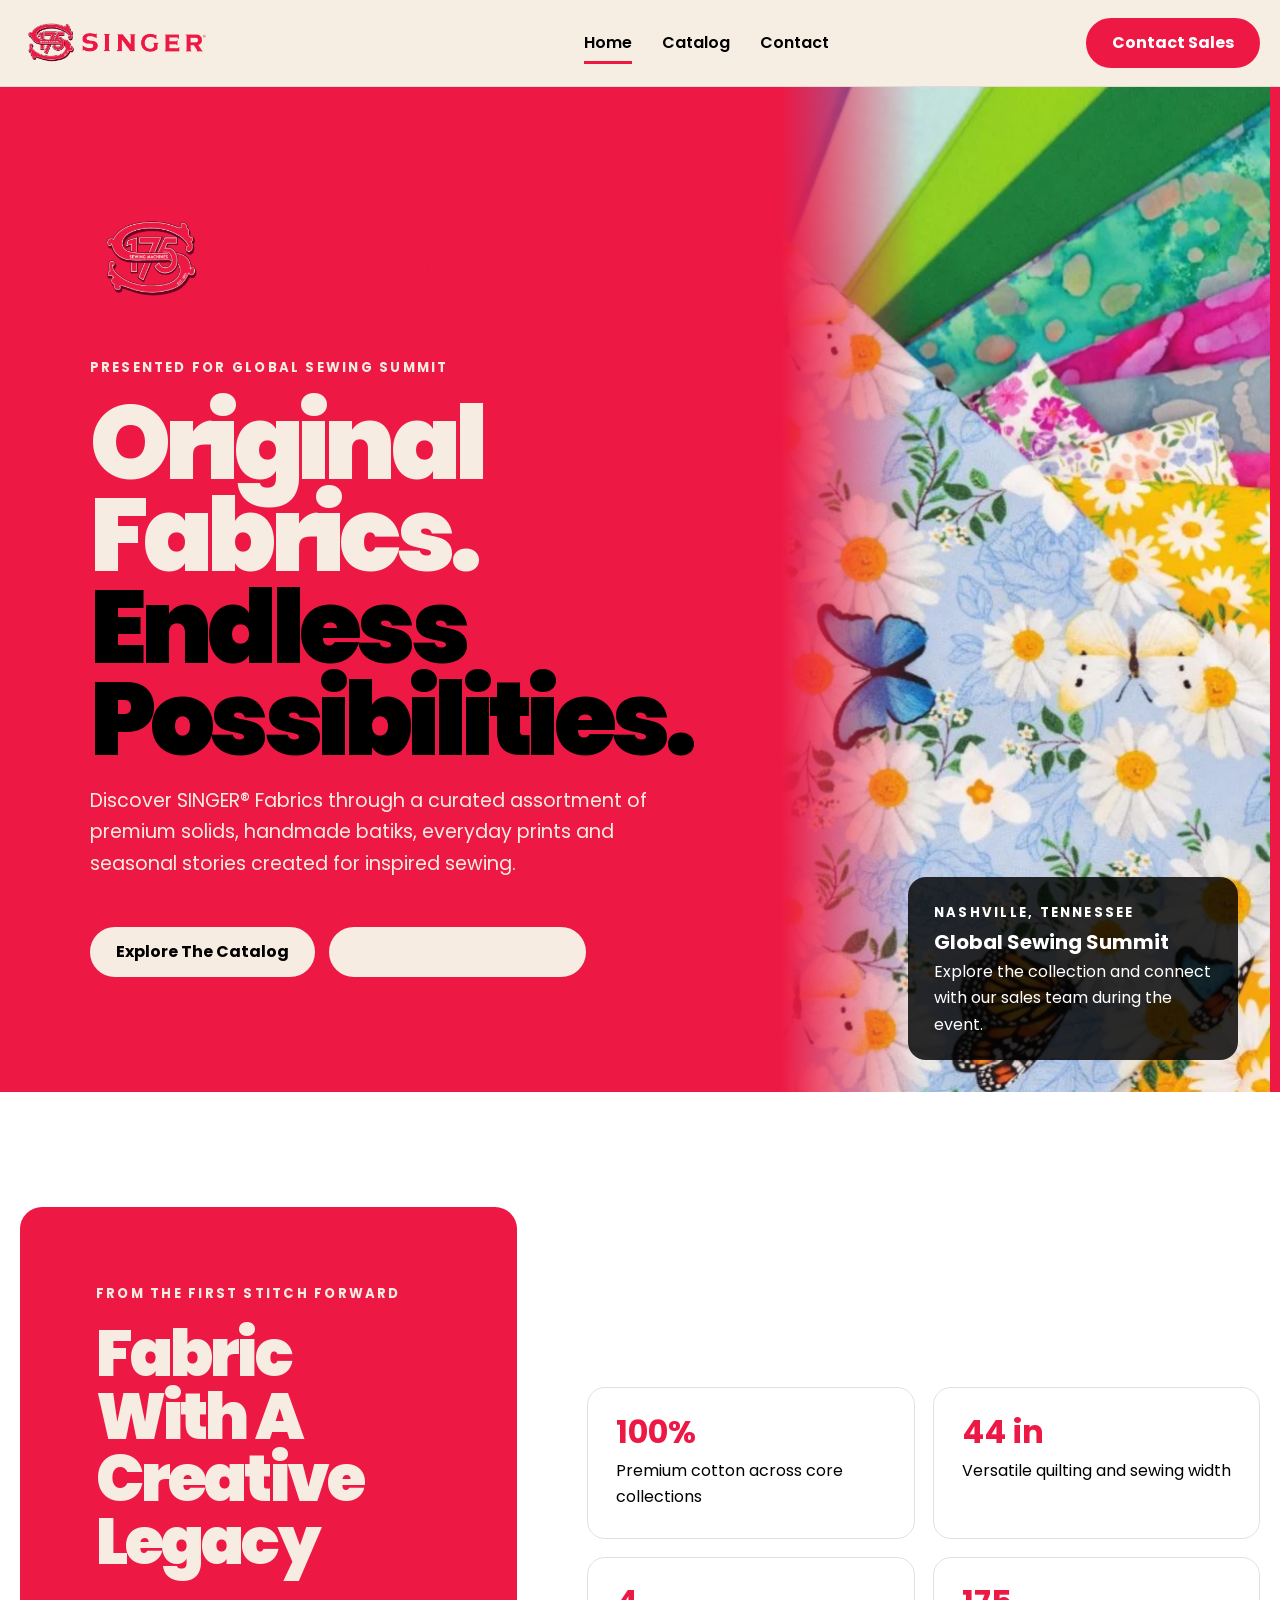
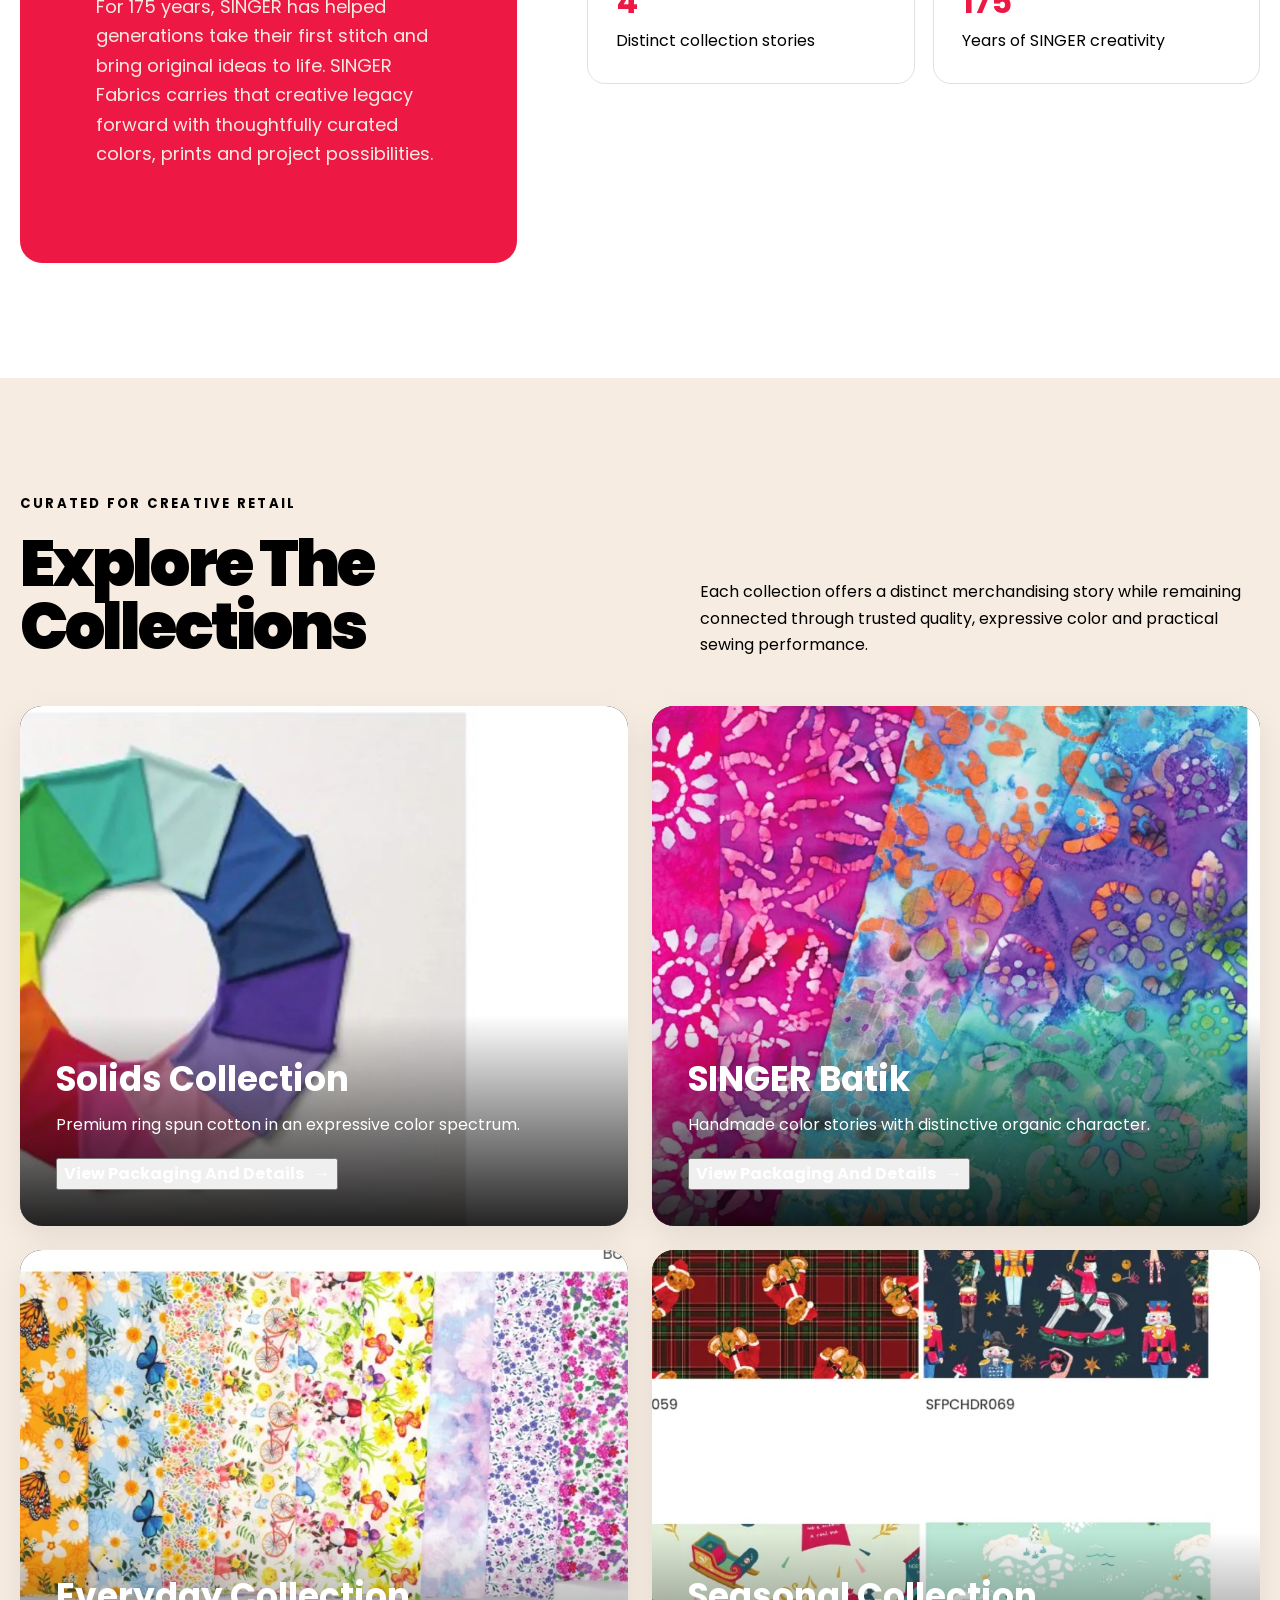
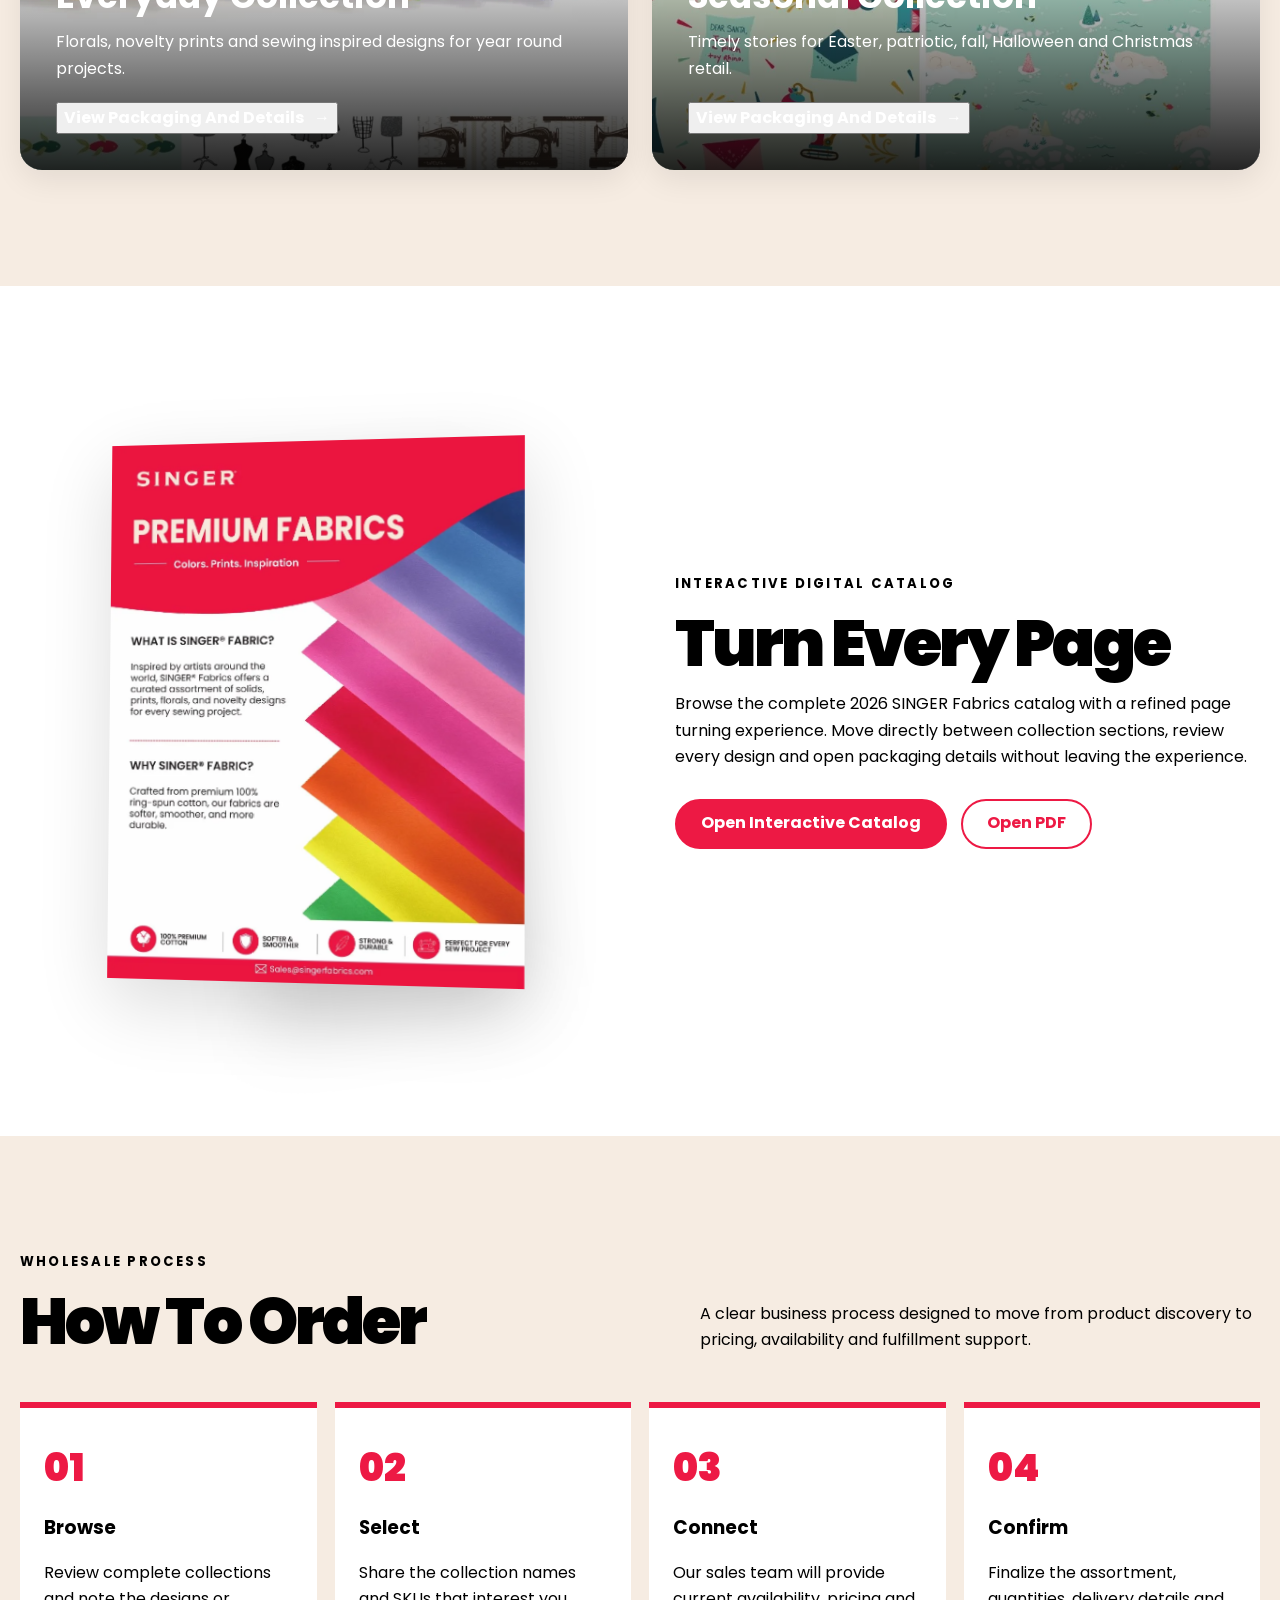
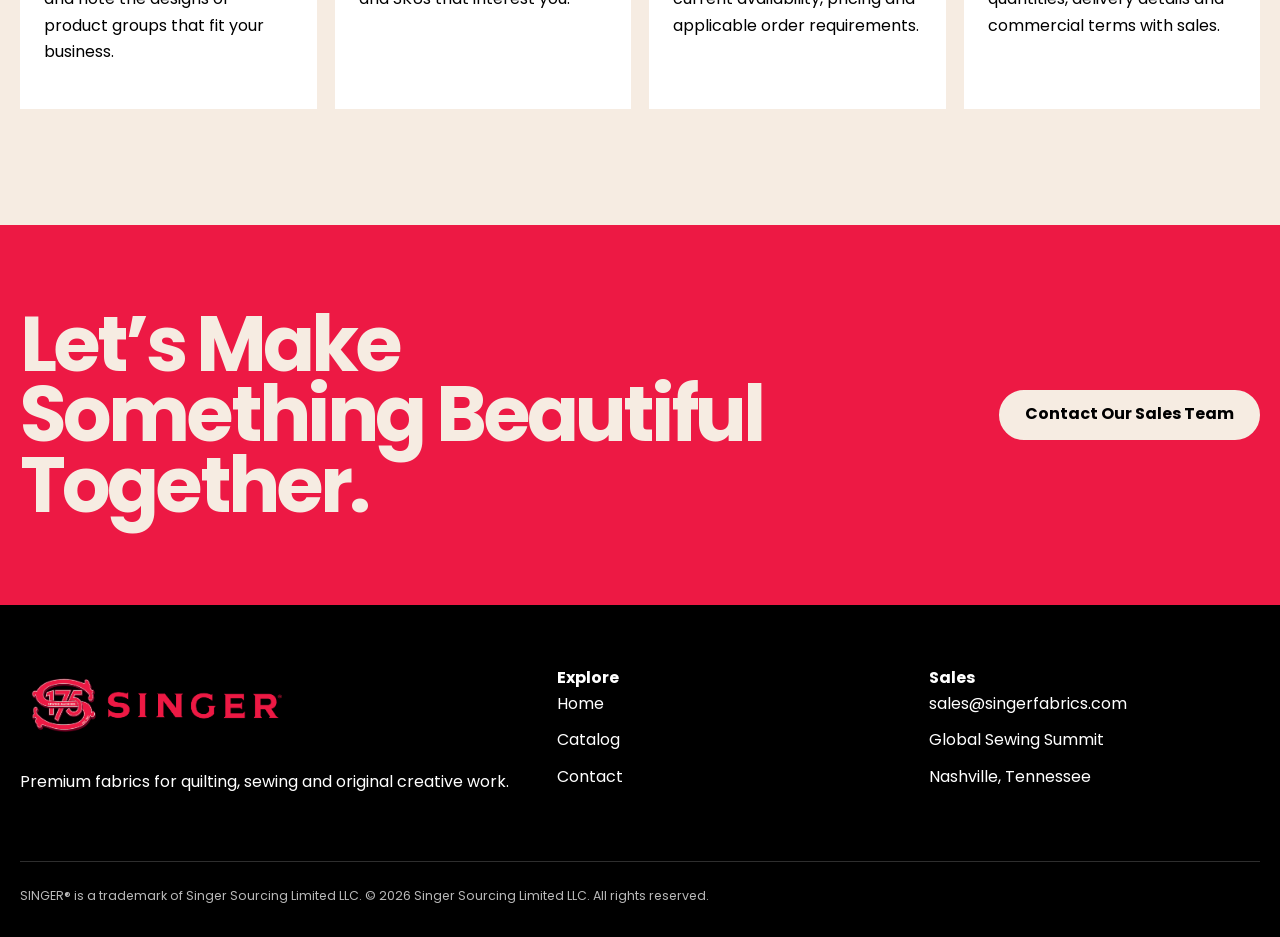
<file: index.html>
<!doctype html>
<html lang="en">
<head>
  <meta charset="utf-8">
  <meta name="viewport" content="width=device-width, initial-scale=1">
  <meta name="description" content="Explore SINGER Fabrics collections presented for Global Sewing Summit, including solids, handmade batiks, everyday prints and seasonal fabrics.">
  <title>SINGER Fabrics | Global Sewing Summit</title>
  <link rel="stylesheet" href="styles.css">
</head>
<body>
  <a class="skip-link" href="#main">Skip to content</a>
  <header class="site-header">
    <nav class="nav" aria-label="Primary navigation">
      <a class="brand" href="index.html" aria-label="SINGER Fabrics home"><img src="assets/images/singer_175_logo.png" alt="SINGER 175 Years anniversary logo"></a>
      <button class="menu-button" type="button" aria-expanded="false" aria-label="Open navigation">☰</button>
      <div class="nav-links">
        <a href="index.html" aria-current="page">Home</a>
        <a href="catalog.html">Catalog</a>
        <a href="contact.html">Contact</a>
      </div>
      <a class="nav-cta" href="contact.html">Contact Sales</a>
    </nav>
  </header>

  <main id="main">
    <section class="hero">
      <div class="hero-copy">
        <img class="hero-anniversary-logo" src="assets/images/singer_175_logo.png" alt="SINGER 175 Years anniversary logo">
        <div class="eyebrow">Presented For Global Sewing Summit</div>
        <h1>Original Fabrics.<span>Endless Possibilities.</span></h1>
        <p>Discover SINGER® Fabrics through a curated assortment of premium solids, handmade batiks, everyday prints and seasonal stories created for inspired sewing.</p>
        <div class="hero-actions">
          <a class="button primary" href="catalog.html">Explore The Catalog</a>
          <a class="button secondary" href="contact.html">Connect With Our Team</a>
        </div>
      </div>
      <div class="hero-media">
        <img src="assets/images/hero_fabrics.webp" alt="Colorful SINGER Fabrics arranged for quilting and sewing">
        <div class="show-badge">
          <span class="eyebrow">Nashville, Tennessee</span>
          <strong>Global Sewing Summit</strong>
          <span>Explore the collection and connect with our sales team during the event.</span>
        </div>
      </div>
    </section>

    <section class="section">
      <div class="container statement">
        <div class="statement-card reveal">
          <div class="eyebrow">From The First Stitch Forward</div>
          <h2>Fabric With A Creative Legacy</h2>
          <p>For 175 years, SINGER has helped generations take their first stitch and bring original ideas to life. SINGER Fabrics carries that creative legacy forward with thoughtfully curated colors, prints and project possibilities.</p>
        </div>
        <div class="fact-grid reveal">
          <div class="fact"><strong>100%</strong>Premium cotton across core collections</div>
          <div class="fact"><strong>44 in</strong>Versatile quilting and sewing width</div>
          <div class="fact"><strong>4</strong>Distinct collection stories</div>
          <div class="fact"><strong>175</strong>Years of SINGER creativity</div>
        </div>
      </div>
    </section>

    <section class="section alt" id="collections">
      <div class="container">
        <div class="section-header reveal">
          <div>
            <div class="eyebrow">Curated For Creative Retail</div>
            <h2>Explore The Collections</h2>
          </div>
          <p>Each collection offers a distinct merchandising story while remaining connected through trusted quality, expressive color and practical sewing performance.</p>
        </div>
        <div class="collection-grid">
          <article class="collection-card reveal">
            <img src="assets/images/solids.webp" alt="SINGER solids collection in a range of colors">
            <div class="collection-overlay"><h3>Solids Collection</h3><p>Premium ring spun cotton in an expressive color spectrum.</p><button class="text-link" data-drawer="solids">View Packaging And Details</button></div>
          </article>
          <article class="collection-card reveal">
            <img src="assets/images/batik.webp" alt="Colorful SINGER handmade batik fabrics">
            <div class="collection-overlay"><h3>SINGER Batik</h3><p>Handmade color stories with distinctive organic character.</p><button class="text-link" data-drawer="batik">View Packaging And Details</button></div>
          </article>
          <article class="collection-card reveal">
            <img src="assets/images/everyday.webp" alt="SINGER everyday floral and novelty print collection">
            <div class="collection-overlay"><h3>Everyday Collection</h3><p>Florals, novelty prints and sewing inspired designs for year round projects.</p><button class="text-link" data-drawer="everyday">View Packaging And Details</button></div>
          </article>
          <article class="collection-card reveal">
            <img src="assets/images/seasonal.webp" alt="SINGER seasonal print collection">
            <div class="collection-overlay"><h3>Seasonal Collection</h3><p>Timely stories for Easter, patriotic, fall, Halloween and Christmas retail.</p><button class="text-link" data-drawer="seasonal">View Packaging And Details</button></div>
          </article>
        </div>
      </div>
    </section>

    <section class="section">
      <div class="container catalog-teaser">
        <div class="catalog-book reveal"><img class="catalog-cover" src="assets/catalog_pages/page_01.webp" alt="Cover of the SINGER Premium Fabrics catalog"></div>
        <div class="reveal">
          <div class="eyebrow">Interactive Digital Catalog</div>
          <h2 class="contact-title">Turn Every Page</h2>
          <p>Browse the complete 2026 SINGER Fabrics catalog with a refined page turning experience. Move directly between collection sections, review every design and open packaging details without leaving the experience.</p>
          <div class="hero-actions">
            <a class="button" href="catalog.html">Open Interactive Catalog</a>
            <a class="button secondary" href="Singer_2026_print_Catalog_for_GSS_final_print_ready.pdf" target="_blank" rel="noopener">Open PDF</a>
          </div>
        </div>
      </div>
    </section>

    <section class="section alt">
      <div class="container">
        <div class="section-header reveal"><div><div class="eyebrow">Wholesale Process</div><h2>How To Order</h2></div><p>A clear business process designed to move from product discovery to pricing, availability and fulfillment support.</p></div>
        <div class="process reveal">
          <article><h3>Browse</h3><p>Review complete collections and note the designs or product groups that fit your business.</p></article>
          <article><h3>Select</h3><p>Share the collection names and SKUs that interest you.</p></article>
          <article><h3>Connect</h3><p>Our sales team will provide current availability, pricing and applicable order requirements.</p></article>
          <article><h3>Confirm</h3><p>Finalize the assortment, quantities, delivery details and commercial terms with sales.</p></article>
        </div>
      </div>
    </section>

    <section class="cta-band">
      <div class="container cta-inner">
        <h2>Let’s Make Something Beautiful Together.</h2>
        <a class="button" href="contact.html">Contact Our Sales Team</a>
      </div>
    </section>
  </main>

  <footer class="site-footer">
    <div class="container">
      <div class="footer-grid">
        <div><img class="footer-logo" src="assets/images/singer_175_logo.png" alt="SINGER 175 Years anniversary logo"><p>Premium fabrics for quilting, sewing and original creative work.</p></div>
        <div><strong>Explore</strong><div class="footer-links"><a href="index.html">Home</a><a href="catalog.html">Catalog</a><a href="contact.html">Contact</a></div></div>
        <div><strong>Sales</strong><div class="footer-links"><a href="mailto:sales@singerfabrics.com">sales@singerfabrics.com</a><span>Global Sewing Summit</span><span>Nashville, Tennessee</span></div></div>
      </div>
      <div class="legal">SINGER® is a trademark of Singer Sourcing Limited LLC. © 2026 Singer Sourcing Limited LLC. All rights reserved.</div>
    </div>
  </footer>

  <div class="drawer" aria-hidden="true">
    <div class="drawer-backdrop" data-close-drawer></div>
    <aside class="drawer-panel" aria-label="Collection details">
      <button class="drawer-close" type="button" aria-label="Close details" data-close-drawer>×</button>
      <div class="eyebrow">Packaging And Ordering</div>
      <h2 id="drawerTitle"></h2>
      <div id="drawerBody"></div>
    </aside>
  </div>
  <script src="script.js"></script>
</body>
</html>
</file>
<file: styles.css>
@import url('https://fonts.googleapis.com/css2?family=Poppins:wght@300;400;500;600;700;800;900&display=swap');

:root {
  --singer-red: #ed1944;
  --singer-cream: #f6ece2;
  --singer-black: #000000;
  --singer-burgundy: #6d0020;
  --singer-coral: #f4847c;
  --singer-olive: #798028;
  --white: #ffffff;
  --muted: #676767;
  --line: rgba(0, 0, 0, 0.12);
  --shadow: 0 24px 70px rgba(0, 0, 0, 0.14);
  --radius: 22px;
  --max: 1240px;
}

* { box-sizing: border-box; }
html { scroll-behavior: smooth; }
body {
  margin: 0;
  font-family: 'Poppins', sans-serif;
  color: var(--singer-black);
  background: var(--white);
  line-height: 1.65;
}
img { display: block; max-width: 100%; }
a { color: inherit; text-decoration: none; }
button, input, select, textarea { font: inherit; }
button { cursor: pointer; }

.skip-link {
  position: fixed;
  left: 16px;
  top: 16px;
  transform: translateY(-140%);
  background: var(--singer-black);
  color: var(--white);
  padding: 10px 16px;
  z-index: 9999;
}
.skip-link:focus { transform: none; }

.site-header {
  position: sticky;
  top: 0;
  z-index: 1000;
  background: rgba(246, 236, 226, 0.94);
  border-bottom: 1px solid rgba(0,0,0,.08);
  backdrop-filter: blur(14px);
}
.nav {
  width: min(var(--max), calc(100% - 40px));
  min-height: 78px;
  margin: 0 auto;
  display: flex;
  align-items: center;
  justify-content: space-between;
  gap: 28px;
}
.brand img { width: 178px; }
.brand.dark img { filter: invert(1); }
.nav-links { display: flex; align-items: center; gap: 30px; font-weight: 600; }
.nav-links a { position: relative; }
.nav-links a::after {
  content: '';
  position: absolute;
  height: 3px;
  left: 0;
  right: 100%;
  bottom: -8px;
  background: var(--singer-red);
  transition: right .25s ease;
}
.nav-links a:hover::after, .nav-links a[aria-current='page']::after { right: 0; }
.nav-cta, .button {
  display: inline-flex;
  align-items: center;
  justify-content: center;
  gap: 10px;
  min-height: 50px;
  padding: 0 24px;
  border-radius: 999px;
  border: 2px solid var(--singer-red);
  background: var(--singer-red);
  color: var(--white);
  font-weight: 700;
  transition: transform .2s ease, background .2s ease, color .2s ease;
}
.button:hover, .nav-cta:hover { transform: translateY(-2px); }
.button.secondary { background: transparent; color: var(--singer-red); }
.button.dark { background: var(--singer-black); border-color: var(--singer-black); }
.menu-button { display: none; border: 0; background: transparent; font-size: 26px; }

.hero {
  min-height: calc(100vh - 78px);
  display: grid;
  grid-template-columns: 1.02fr .98fr;
  background: var(--singer-red);
  color: var(--singer-cream);
  overflow: hidden;
}
.hero-copy {
  padding: clamp(70px, 9vw, 140px) clamp(28px, 7vw, 100px);
  display: flex;
  flex-direction: column;
  justify-content: center;
  position: relative;
  z-index: 2;
}
.eyebrow {
  text-transform: uppercase;
  letter-spacing: .17em;
  font-size: .82rem;
  font-weight: 700;
  margin-bottom: 18px;
}
.hero h1, .page-hero h1 {
  margin: 0;
  font-size: clamp(3.6rem, 8vw, 8.6rem);
  line-height: .9;
  letter-spacing: -.055em;
  font-weight: 900;
}
.hero h1 span { display: block; color: var(--singer-black); }
.hero p { max-width: 650px; font-size: clamp(1.05rem, 1.5vw, 1.28rem); }
.hero-actions { display: flex; flex-wrap: wrap; gap: 14px; margin-top: 28px; }
.hero .button { background: var(--cream); }
.hero .button.primary { background: var(--singer-cream); border-color: var(--singer-cream); color: var(--singer-black); }
.hero .button.secondary { border-color: var(--singer-cream); color: var(--singer-cream); }
.hero-media { position: relative; min-height: 600px; }
.hero-media img { width: 100%; height: 100%; object-fit: cover; }
.hero-media::after {
  content: '';
  position: absolute;
  inset: 0;
  background: linear-gradient(90deg, var(--singer-red) 0, transparent 28%);
}
.show-badge {
  position: absolute;
  right: 32px;
  bottom: 32px;
  z-index: 3;
  max-width: 330px;
  background: rgba(0,0,0,.82);
  color: var(--white);
  padding: 22px 26px;
  border-radius: 18px;
}
.show-badge strong { display: block; font-size: 1.25rem; }

.section { padding: clamp(72px, 9vw, 130px) 0; }
.section.alt { background: var(--singer-cream); }
.container { width: min(var(--max), calc(100% - 40px)); margin: 0 auto; }
.section-header { display: flex; justify-content: space-between; gap: 40px; align-items: end; margin-bottom: 48px; }
.section-header h2, .statement h2, .contact-title {
  margin: 0;
  font-size: clamp(2.4rem, 5vw, 5rem);
  line-height: .98;
  letter-spacing: -.045em;
  font-weight: 900;
}
.section-header p { max-width: 560px; margin: 0; }

.statement { display: grid; grid-template-columns: .85fr 1.15fr; gap: 70px; align-items: center; }
.statement-card { background: var(--singer-red); color: var(--singer-cream); padding: clamp(36px, 6vw, 76px); border-radius: var(--radius); }
.statement-card p { font-size: 1.12rem; }
.fact-grid { display: grid; grid-template-columns: repeat(2, 1fr); gap: 18px; }
.fact { padding: 28px; border: 1px solid var(--line); border-radius: 18px; }
.fact strong { display: block; color: var(--singer-red); font-size: 2rem; line-height: 1; margin-bottom: 10px; }

.collection-grid { display: grid; grid-template-columns: repeat(2, 1fr); gap: 24px; }
.collection-card {
  position: relative;
  min-height: 520px;
  overflow: hidden;
  border-radius: var(--radius);
  background: var(--singer-black);
  color: var(--white);
  box-shadow: 0 10px 30px rgba(0,0,0,.08);
}
.collection-card img { width: 100%; height: 100%; object-fit: cover; transition: transform .8s cubic-bezier(.2,.7,.2,1); }
.collection-card:hover img { transform: scale(1.055); }
.collection-overlay {
  position: absolute;
  inset: auto 0 0;
  padding: 36px;
  background: linear-gradient(transparent, rgba(0,0,0,.86));
}
.collection-overlay h3 { font-size: 2.15rem; margin: 0 0 4px; }
.collection-overlay p { margin: 0 0 20px; }
.text-link { display: inline-flex; gap: 10px; align-items: center; font-weight: 700; color: inherit; }
.text-link::after { content: '→'; transition: transform .2s ease; }
.text-link:hover::after { transform: translateX(5px); }

.catalog-teaser { display: grid; grid-template-columns: 1fr 1fr; align-items: center; gap: 70px; }
.catalog-book {
  position: relative;
  perspective: 1600px;
  min-height: 620px;
  display: grid;
  place-items: center;
}
.catalog-cover {
  width: min(420px, 80vw);
  box-shadow: var(--shadow);
  transform: rotateY(-9deg) rotateX(2deg);
  transition: transform .55s ease;
}
.catalog-book:hover .catalog-cover { transform: rotateY(-2deg) translateY(-8px); }
.catalog-book::before {
  content: '';
  position: absolute;
  width: 44%;
  height: 84%;
  background: rgba(0,0,0,.12);
  filter: blur(35px);
  transform: translate(45px, 45px) rotate(-8deg);
}
.catalog-book img { position: relative; z-index: 1; }

.process { display: grid; grid-template-columns: repeat(4, 1fr); gap: 18px; counter-reset: steps; }
.process article { counter-increment: steps; border-top: 6px solid var(--singer-red); padding: 28px 24px; background: var(--white); min-height: 230px; }
.process article::before { content: '0' counter(steps); color: var(--singer-red); font-size: 2.4rem; font-weight: 900; }
.process h3 { margin: 14px 0 8px; }

.cta-band { background: var(--singer-red); color: var(--singer-cream); }
.cta-inner { min-height: 380px; display: flex; align-items: center; justify-content: space-between; gap: 60px; }
.cta-inner h2 { max-width: 780px; margin: 0; font-size: clamp(3rem, 6vw, 6.8rem); line-height: .92; letter-spacing: -.05em; }
.cta-inner .button { background: var(--singer-cream); color: var(--singer-black); border-color: var(--singer-cream); flex: none; }

.page-hero { padding: 90px 0 70px; background: var(--singer-cream); }
.page-hero h1 { color: var(--singer-red); font-size: clamp(4rem, 8vw, 8rem); }
.page-hero p { max-width: 760px; font-size: 1.15rem; }

.catalog-layout { display: grid; grid-template-columns: 300px 1fr; gap: 30px; align-items: start; }
.catalog-sidebar { position: sticky; top: 105px; background: var(--singer-black); color: var(--white); border-radius: 20px; padding: 26px; }
.catalog-sidebar h2 { margin-top: 0; }
.catalog-sidebar button { width: 100%; text-align: left; padding: 14px 0; color: var(--white); background: transparent; border: 0; border-bottom: 1px solid rgba(255,255,255,.18); }
.catalog-sidebar button:hover { color: var(--singer-coral); }
.viewer-shell { background: #171717; border-radius: 24px; padding: 24px; min-height: 760px; position: relative; }
#flipbook { width: 100%; height: 720px; margin: auto; }
.page { background: white; box-shadow: 0 12px 25px rgba(0,0,0,.18); }
.page img { width: 100%; height: 100%; object-fit: contain; }
.viewer-controls { display: flex; align-items: center; justify-content: center; gap: 16px; margin-top: 18px; color: white; }
.viewer-controls button { border: 1px solid rgba(255,255,255,.3); background: transparent; color: white; width: 48px; height: 48px; border-radius: 50%; }
.catalog-fallback { display: none; gap: 18px; overflow-x: auto; scroll-snap-type: x mandatory; }
.catalog-fallback img { width: min(85vw, 620px); scroll-snap-align: center; }

.info-grid { display: grid; grid-template-columns: repeat(4, 1fr); gap: 20px; }
.info-card { border: 1px solid var(--line); padding: 26px; border-radius: 18px; display: flex; flex-direction: column; }
.info-card h3 { font-size: 1.45rem; margin: 0 0 8px; }
.info-card p { flex: 1; color: var(--muted); }
.info-card button { width: 100%; }

.drawer {
  position: fixed;
  inset: 0;
  z-index: 2000;
  pointer-events: none;
  visibility: hidden;
}
.drawer.open { pointer-events: auto; visibility: visible; }
.drawer-backdrop { position: absolute; inset: 0; background: rgba(0,0,0,.48); opacity: 0; transition: opacity .3s ease; }
.drawer.open .drawer-backdrop { opacity: 1; }
.drawer-panel {
  position: absolute;
  right: 0;
  top: 0;
  bottom: 0;
  width: min(560px, 100%);
  background: var(--singer-cream);
  padding: 38px;
  overflow-y: auto;
  transform: translateX(100%);
  transition: transform .42s cubic-bezier(.2,.7,.2,1);
}
.drawer.open .drawer-panel { transform: translateX(0); }
.drawer-close { float: right; border: 0; background: transparent; font-size: 34px; }
.spec-list { margin: 28px 0; border-top: 1px solid var(--line); }
.spec-row { display: grid; grid-template-columns: 150px 1fr; padding: 16px 0; border-bottom: 1px solid var(--line); }
.spec-row dt { font-weight: 700; }
.spec-row dd { margin: 0; }

.contact-wrap { display: grid; grid-template-columns: .9fr 1.1fr; gap: 70px; align-items: start; }
.contact-panel { position: sticky; top: 110px; }
.contact-panel .contact-title { color: var(--singer-red); }
.contact-details { margin-top: 34px; border-top: 1px solid var(--line); }
.contact-details p { padding: 16px 0; border-bottom: 1px solid var(--line); margin: 0; }
.form-card { background: var(--singer-cream); padding: clamp(28px, 5vw, 56px); border-radius: 24px; }
.form-grid { display: grid; grid-template-columns: repeat(2, 1fr); gap: 20px; }
.field { display: flex; flex-direction: column; gap: 8px; }
.field.full { grid-column: 1 / -1; }
label { font-weight: 700; }
input, select, textarea {
  width: 100%;
  border: 1px solid rgba(0,0,0,.25);
  background: var(--white);
  padding: 14px 16px;
  border-radius: 10px;
  outline: none;
}
input:focus, select:focus, textarea:focus { border-color: var(--singer-red); box-shadow: 0 0 0 3px rgba(237,25,68,.12); }
textarea { min-height: 160px; resize: vertical; }
.checkbox-grid { display: grid; grid-template-columns: repeat(2, 1fr); gap: 10px; }
.checkbox { display: flex; align-items: center; gap: 10px; font-weight: 500; }
.checkbox input { width: auto; }
.form-note, .status { font-size: .9rem; color: var(--muted); }
.status { min-height: 24px; margin-top: 12px; }
.status.is-error { color: var(--singer-burgundy); font-weight: 600; }
.status.is-success { color: var(--singer-olive); font-weight: 600; }

.site-footer { background: var(--singer-black); color: var(--white); padding: 60px 0 30px; }
.footer-grid { display: grid; grid-template-columns: 1.2fr .8fr .8fr; gap: 40px; }
.footer-logo { width: 170px; margin-bottom: 22px; }
.footer-links { display: grid; gap: 10px; }
.legal { margin-top: 50px; padding-top: 24px; border-top: 1px solid rgba(255,255,255,.18); font-size: .78rem; color: rgba(255,255,255,.72); }
.reveal { opacity: 0; transform: translateY(28px); transition: opacity .7s ease, transform .7s ease; }
.reveal.visible { opacity: 1; transform: none; }

@media (max-width: 980px) {
  .hero, .statement, .catalog-teaser, .contact-wrap { grid-template-columns: 1fr; }
  .hero-media { min-height: 520px; }
  .hero-media::after { background: linear-gradient(180deg, var(--singer-red), transparent 22%); }
  .collection-grid, .info-grid { grid-template-columns: repeat(2, 1fr); }
  .process { grid-template-columns: repeat(2, 1fr); }
  .catalog-layout { grid-template-columns: 1fr; }
  .catalog-sidebar { position: static; display: grid; grid-template-columns: repeat(2, 1fr); gap: 0 18px; }
  .contact-panel { position: static; }
}

@media (max-width: 720px) {
  .nav { min-height: 70px; }
  .brand img { width: 145px; }
  .menu-button { display: block; }
  .nav-links {
    position: fixed;
    left: 0;
    right: 0;
    top: 70px;
    background: var(--singer-cream);
    padding: 25px 20px 30px;
    flex-direction: column;
    align-items: stretch;
    transform: translateY(-130%);
    transition: transform .3s ease;
    z-index: -1;
  }
  .nav-links.open { transform: none; }
  .nav-cta { display: none; }
  .hero { min-height: auto; }
  .hero-copy { padding: 72px 24px 50px; }
  .hero h1 { font-size: clamp(3.4rem, 18vw, 5.6rem); }
  .hero-media { min-height: 430px; }
  .show-badge { left: 20px; right: 20px; bottom: 20px; }
  .section-header { flex-direction: column; align-items: start; }
  .collection-grid, .info-grid, .process, .form-grid, .checkbox-grid, .footer-grid { grid-template-columns: 1fr; }
  .collection-card { min-height: 430px; }
  .cta-inner { min-height: 450px; flex-direction: column; align-items: flex-start; justify-content: center; }
  .catalog-sidebar { grid-template-columns: 1fr; }
  .viewer-shell { padding: 10px; min-height: 600px; }
  #flipbook { height: 560px; }
  .field.full { grid-column: auto; }
}

@media (prefers-reduced-motion: reduce) {
  *, *::before, *::after { scroll-behavior: auto !important; animation: none !important; transition: none !important; }
  .reveal { opacity: 1; transform: none; }
}

/* 2026 SINGER 175 Years identity */
.brand {
  display: inline-flex;
  align-items: center;
  min-width: 0;
}
.brand img {
  width: clamp(230px, 24vw, 360px);
  max-height: 58px;
  object-fit: contain;
  object-position: left center;
}
.site-header .nav {
  min-height: 86px;
}
.site-header.is-compact .nav {
  min-height: 70px;
}
.site-header,
.site-header .nav,
.brand img {
  transition: min-height .25s ease, max-height .25s ease, background-color .25s ease;
}
.site-header.is-compact .brand img {
  max-height: 46px;
}
.hero-anniversary-logo {
  width: min(520px, 92%);
  max-height: 115px;
  object-fit: contain;
  object-position: left center;
  margin-bottom: 40px;
  opacity: 0;
  transform: translateY(10px);
  animation: singerLogoReveal .85s ease .12s forwards;
}
@keyframes singerLogoReveal {
  to { opacity: 1; transform: translateY(0); }
}
.footer-logo {
  width: min(340px, 100%);
  max-height: 82px;
  object-fit: contain;
  object-position: left center;
}
.hero .button { background: var(--singer-cream); }

@media (max-width: 980px) {
  .brand img { width: clamp(205px, 48vw, 300px); max-height: 52px; }
  .site-header .nav { min-height: 78px; }
  .hero-anniversary-logo { width: min(430px, 100%); margin-bottom: 30px; }
}

@media (max-width: 640px) {
  .brand img { width: min(220px, 62vw); max-height: 44px; }
  .hero-anniversary-logo { width: 100%; max-height: 88px; margin-bottom: 26px; }
}
</file>
